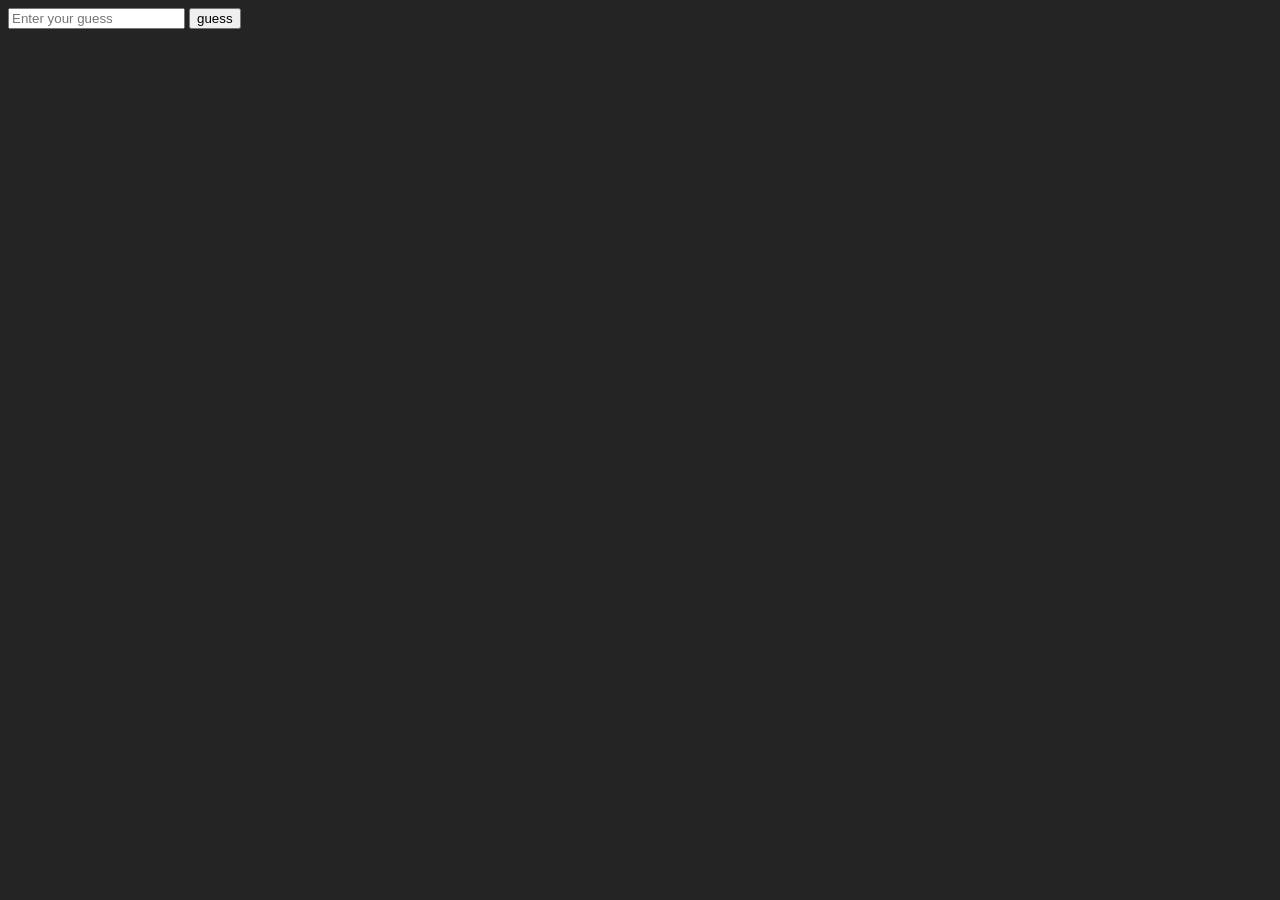
<file: index.html>
<!DOCTYPE html>
<html lang="en">

<head>
    <meta charset="UTF-8">
    <meta name="viewport" content="width=device-width, initial-scale=1.0">
    <title>Guess the number</title>
    <style>
        body {
            background-color: #242424;
            color: #fff;
        }
    </style>
</head>

<body>
    <input type="number" id="guess-input" placeholder="Enter your guess">
    <button class="guess-btn">guess</button>
    <script src="practice.js"></script>
</body>

</html>
</file>
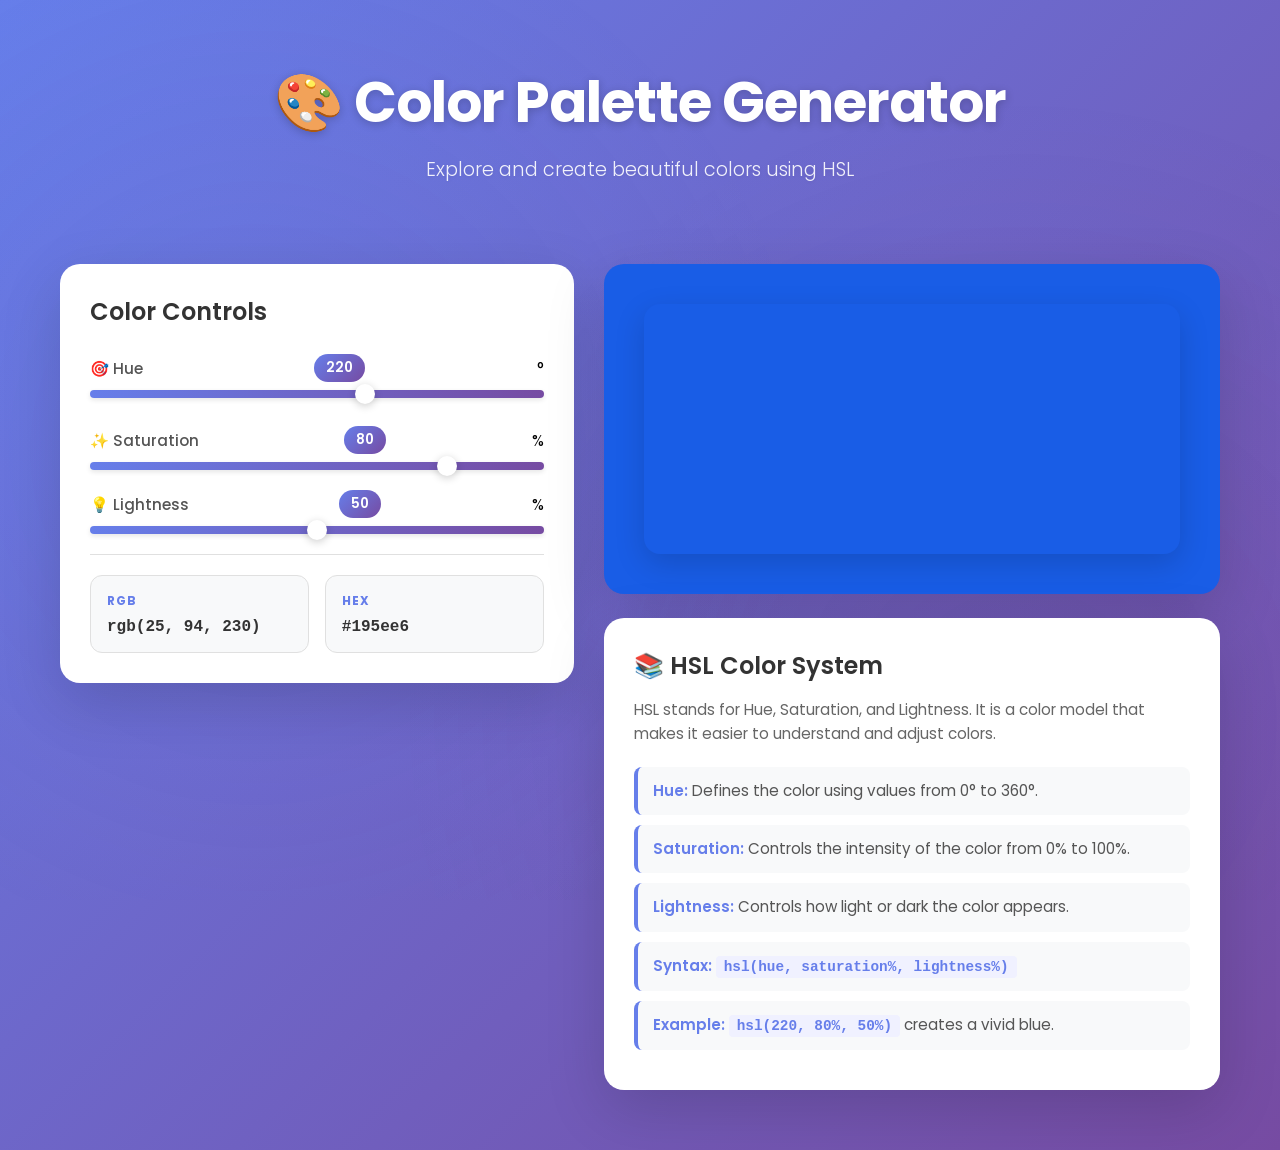
<file: color/index.html>
<!DOCTYPE html>
<html lang="en">

<head>
    <meta charset="UTF-8">
    <meta name="viewport" content="width=device-width, initial-scale=1.0">
    <title>Color Palette Generator</title>
    <link href="https://fonts.googleapis.com/css2?family=Poppins:wght@300;400;600;700&display=swap" rel="stylesheet">
    <link rel="stylesheet" href="style.css">
    <script src="index.js" defer></script>
</head>

<body>
    <div class="background-animation"></div>
    <div class="parent">
        <header class="header">
            <div class="header-content">
                <h1>🎨 Color Palette Generator</h1>
                <p class="subtitle">Explore and create beautiful colors using HSL</p>
            </div>
        </header>
        <div class="hsl-color-container">
            <div class="slider-section">
                <div class="controls-card">
                    <h2 class="controls-title">Color Controls</h2>
                    <div class="slider-container">
                        <div class="slider-header">
                            <label for="hue-slider">🎯 Hue</label>
                            <span class="slider-value" id="hue-value">220</span>°
                        </div>
                        <input type="range" class="slider" id="hue-slider" min="0" max="360" value="220">
                        <div class="slider-track-bg hue-track"></div>
                    </div>
                    <div class="slider-container">
                        <div class="slider-header">
                            <label for="saturation-slider">✨ Saturation</label>
                            <span class="slider-value" id="saturation-value">80</span>%
                        </div>
                        <input type="range" class="slider" id="saturation-slider" min="0" max="100" value="80">
                    </div>
                    <div class="slider-container">
                        <div class="slider-header">
                            <label for="lightness-slider">💡 Lightness</label>
                            <span class="slider-value" id="lightness-value">50</span>%
                        </div>
                        <input type="range" class="slider" id="lightness-slider" min="0" max="100" value="50">
                    </div>

                    <div class="color-values-container">
                        <div class="value-box">
                            <span class="value-label">RGB</span>
                            <span class="value-text" id="rgb-value">rgb(0, 0, 0)</span>
                        </div>
                        <div class="value-box">
                            <span class="value-label">HEX</span>
                            <span class="value-text" id="hex-value">#000000</span>
                        </div>
                    </div>
                </div>
            </div>
            <div class="preview-section-wrapper">
                <article class="preview-section">
                    <div class="color-display-large"></div>
                </article>
                <article class="info-card">
                    <h2>📚 HSL Color System</h2>
                    <p>
                        HSL stands for Hue, Saturation, and Lightness. It is a color model
                        that makes it easier to understand and adjust colors.
                    </p>
                    <ul>
                        <li><strong>Hue:</strong> Defines the color using values from 0° to 360°.</li>
                        <li><strong>Saturation:</strong> Controls the intensity of the color from 0% to 100%.</li>
                        <li><strong>Lightness:</strong> Controls how light or dark the color appears.</li>
                        <li><strong>Syntax:</strong> <code>hsl(hue, saturation%, lightness%)</code></li>
                        <li><strong>Example:</strong> <code>hsl(220, 80%, 50%)</code> creates a vivid blue.</li>
                    </ul>
                </article>
            </div>
        </div>
    </div>
</body>

</html>
</file>
<file: color/style.css>
* {
  margin: 0;
  padding: 0;
  box-sizing: border-box;
  font-family: "Poppins", sans-serif;
}

body {
  min-height: 100vh;
  background: linear-gradient(135deg, #667eea 0%, #764ba2 100%);
  position: relative;
  overflow-x: hidden;
}

.background-animation {
  position: fixed;
  top: 0;
  left: 0;
  width: 100%;
  height: 100%;
  background:
    radial-gradient(
      circle at 20% 50%,
      rgba(102, 126, 234, 0.1) 0%,
      transparent 50%
    ),
    radial-gradient(
      circle at 80% 80%,
      rgba(118, 75, 162, 0.1) 0%,
      transparent 50%
    );
  pointer-events: none;
  z-index: 0;
}

.parent {
  max-width: 1200px;
  width: 100%;
  margin: 0 auto;
  padding: 0 20px;
  position: relative;
  z-index: 1;
}

.header {
  text-align: center;
  padding: 60px 0 40px;
  color: white;
}

.header-content h1 {
  font-size: 3.5rem;
  font-weight: 700;
  margin-bottom: 10px;
  text-shadow: 0 2px 10px rgba(0, 0, 0, 0.2);
  letter-spacing: -1px;
}

.subtitle {
  font-size: 1.2rem;
  font-weight: 300;
  opacity: 0.9;
  text-shadow: 0 1px 5px rgba(0, 0, 0, 0.1);
}

.hsl-color-container {
  display: grid;
  grid-template-columns: 1fr 1.2fr;
  gap: 30px;
  padding: 40px 0 60px;
  align-items: start;
}

.slider-section {
  width: 100%;
}

.controls-card {
  background: white;
  border-radius: 20px;
  padding: 30px;
  box-shadow: 0 20px 60px rgba(0, 0, 0, 0.15);
}

.controls-title {
  font-size: 1.5rem;
  color: #333;
  margin-bottom: 25px;
  font-weight: 600;
}

.slider-container {
  display: flex;
  flex-direction: column;
  gap: 8px;
  margin-bottom: 20px;
}

.slider-header {
  display: flex;
  justify-content: space-between;
  align-items: center;
}

.slider-header label {
  font-weight: 500;
  color: #555;
  font-size: 0.95rem;
}

.slider-value {
  background: linear-gradient(135deg, #667eea 0%, #764ba2 100%);
  color: white;
  padding: 4px 12px;
  border-radius: 20px;
  font-size: 0.85rem;
  font-weight: 600;
}

/* Sliders */
.slider {
  appearance: none;
  -webkit-appearance: none;
  width: 100%;
  background: transparent;
  cursor: pointer;
  height: 8px;
}

/* Webkit Browsers */
.slider::-webkit-slider-runnable-track {
  height: 8px;
  border-radius: 30px;
  border: none;
  background: linear-gradient(90deg, #667eea 0%, #764ba2 100%);
  box-shadow: 0px 2px 5px rgba(0, 0, 0, 0.1);
}

.slider::-webkit-slider-thumb {
  appearance: none;
  -webkit-appearance: none;
  height: 20px;
  width: 20px;
  background: white;
  border-radius: 50%;
  cursor: pointer;
  margin-top: -6px;
  box-shadow: 0px 2px 8px rgba(0, 0, 0, 0.2);
}

.slider::-webkit-slider-thumb:hover {
  box-shadow: 0px 4px 12px rgba(0, 0, 0, 0.3);
  transform: scale(1.1);
}

/* Firefox */
.slider::-moz-range-track {
  height: 8px;
  border-radius: 30px;
  border: none;
  background: linear-gradient(90deg, #667eea 0%, #764ba2 100%);
  box-shadow: 0px 2px 5px rgba(0, 0, 0, 0.1);
}

.slider::-moz-range-thumb {
  height: 20px;
  width: 20px;
  background: white;
  border-radius: 50%;
  cursor: pointer;
  border: none;
  box-shadow: 0px 2px 8px rgba(0, 0, 0, 0.2);
}

.slider::-moz-range-thumb:hover {
  box-shadow: 0px 4px 12px rgba(0, 0, 0, 0.3);
  transform: scale(1.1);
}

/* Color Values */
.color-values-container {
  display: grid;
  grid-template-columns: 1fr 1fr;
  gap: 16px;
  margin-top: 20px;
  padding-top: 20px;
  border-top: 1px solid #e0e0e0;
}

.value-box {
  background: #f8f9fa;
  padding: 16px;
  border-radius: 12px;
  display: flex;
  flex-direction: column;
  gap: 8px;
  border: 1px solid #e0e0e0;
}

.value-label {
  font-size: 0.75rem;
  font-weight: 700;
  color: #667eea;
  text-transform: uppercase;
  letter-spacing: 1px;
}

.value-text {
  font-size: 1rem;
  font-weight: 700;
  color: #333;
  font-family: "Courier New", monospace;
  word-break: break-all;
}

/* Preview Section */
.preview-section-wrapper {
  display: flex;
  flex-direction: column;
  gap: 24px;
}

.preview-section {
  background: white;
  border-radius: 20px;
  padding: 40px;
  box-shadow: 0 20px 60px rgba(0, 0, 0, 0.15);
  min-height: 280px;
  display: flex;
  align-items: center;
  justify-content: center;
}

.color-display-large {
  width: 100%;
  height: 250px;
  border-radius: 16px;
  background: hsl(220, 80%, 50%);
  box-shadow: 0 10px 30px rgba(0, 0, 0, 0.15);
  transition: all 0.3s ease;
}

/* Info Card */
.info-card {
  background: white;
  border-radius: 20px;
  padding: 30px;
  box-shadow: 0 20px 60px rgba(0, 0, 0, 0.15);
}

.info-card h2 {
  font-size: 1.5rem;
  color: #333;
  margin-bottom: 15px;
  font-weight: 600;
}

.info-card p {
  color: #666;
  line-height: 1.6;
  margin-bottom: 20px;
  font-size: 0.95rem;
}

.info-card ul {
  list-style: none;
  padding: 0;
}

.info-card li {
  padding: 12px 15px;
  margin-bottom: 10px;
  background: #f8f9fa;
  border-left: 4px solid #667eea;
  border-radius: 8px;
  color: #555;
  line-height: 1.6;
  font-size: 0.95rem;
}

.info-card li:hover {
  background: #f0f1ff;
  border-left-color: #764ba2;
}

.info-card strong {
  color: #667eea;
  font-weight: 600;
}

.info-card code {
  background: #f0f1ff;
  padding: 3px 8px;
  border-radius: 4px;
  font-family: "Courier New", monospace;
  color: #667eea;
  font-weight: 600;
  font-size: 0.9rem;
}

/* Responsive Design */
@media (max-width: 1024px) {
  .hsl-color-container {
    grid-template-columns: 1fr;
    gap: 20px;
  }

  .controls-card {
    padding: 25px;
  }

  .preview-section {
    padding: 30px;
  }

  .color-display-large {
    height: 220px;
  }

  .info-card {
    padding: 25px;
  }
}

@media (max-width: 768px) {
  .header-content h1 {
    font-size: 2.5rem;
  }

  .subtitle {
    font-size: 1.1rem;
  }

  .controls-card {
    padding: 20px;
  }

  .info-card {
    padding: 20px;
  }

  .preview-section {
    padding: 25px;
    min-height: 220px;
  }

  .color-display-large {
    height: 180px;
  }

  .controls-title {
    font-size: 1.3rem;
  }

  .info-card h2 {
    font-size: 1.3rem;
  }

  .hsl-color-container {
    padding: 30px 0 50px;
  }
}

@media (max-width: 480px) {
  .header {
    padding: 40px 0 25px;
  }

  .header-content h1 {
    font-size: 2rem;
  }

  .subtitle {
    font-size: 1rem;
  }

  .controls-card,
  .info-card,
  .preview-section {
    padding: 20px;
  }

  .color-display-large {
    height: 160px;
  }

  .hsl-color-container {
    gap: 15px;
    padding: 20px 0 40px;
  }
}
</file>
